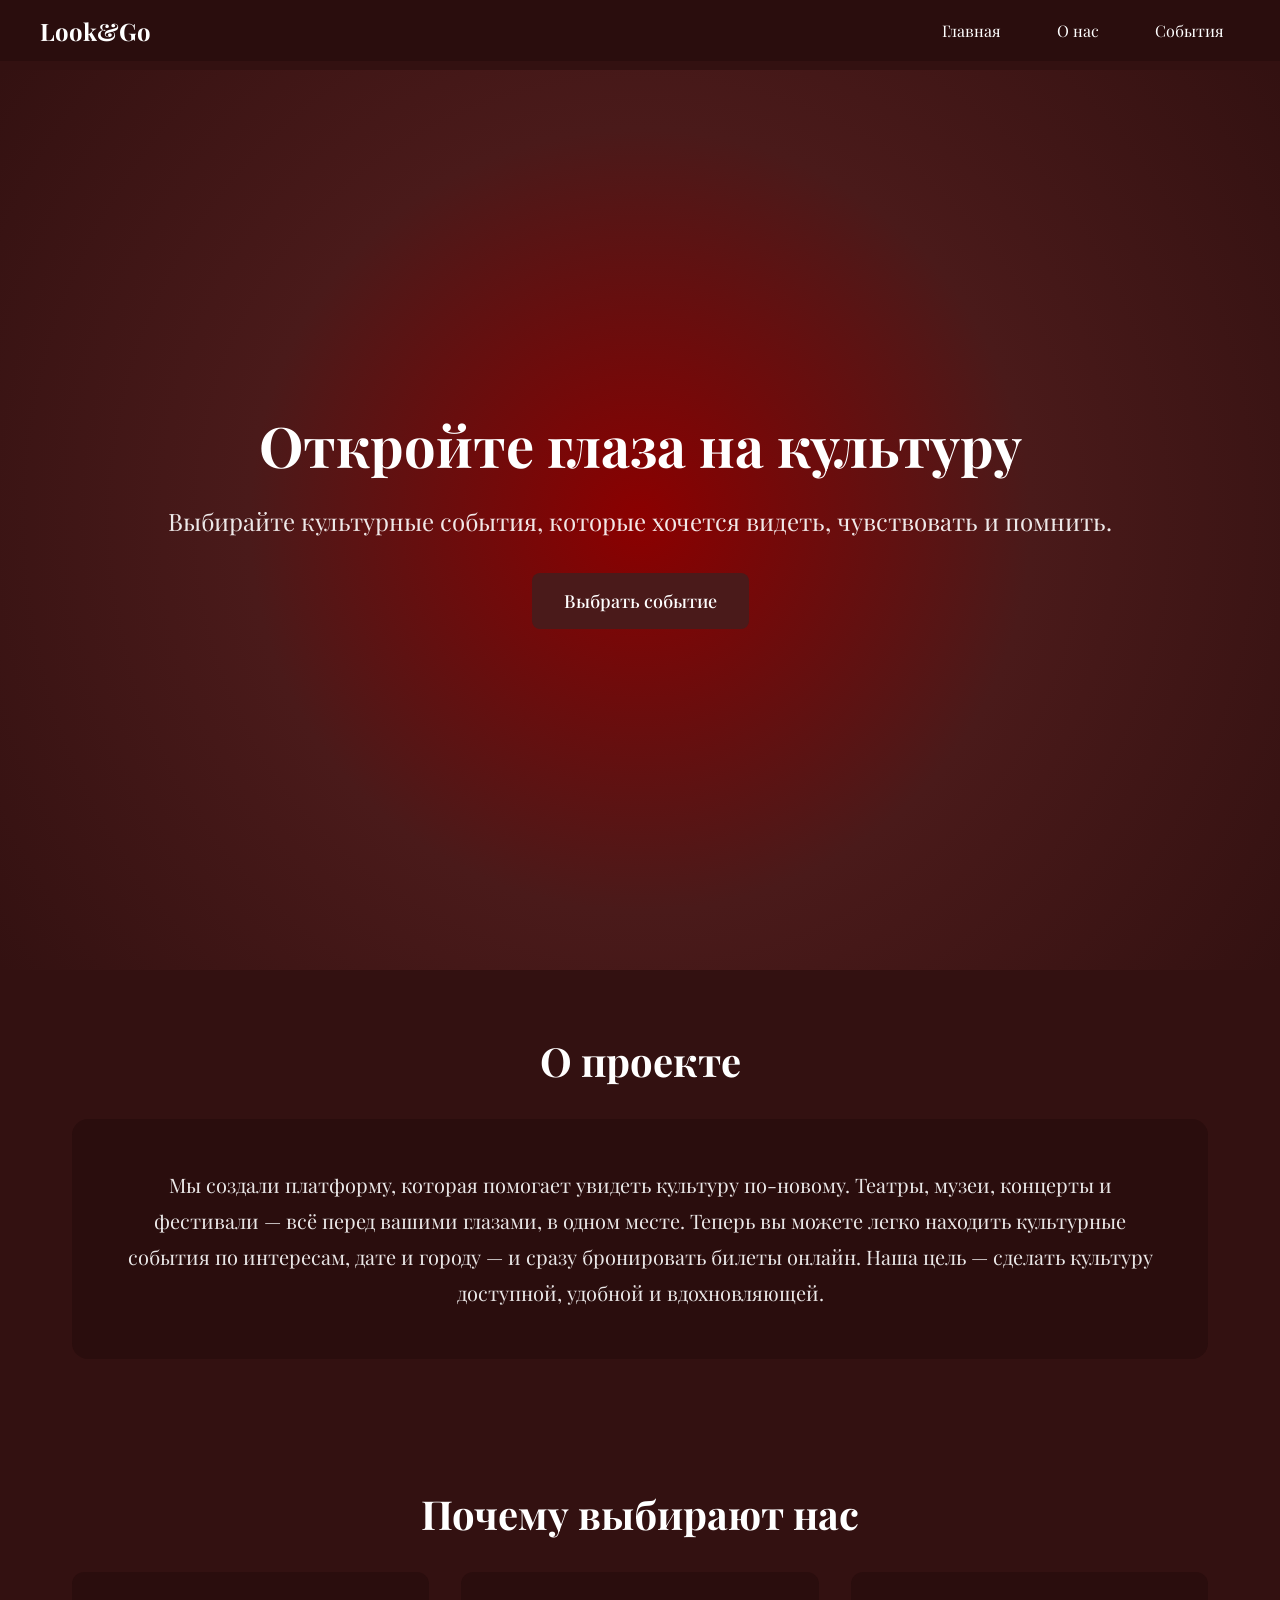
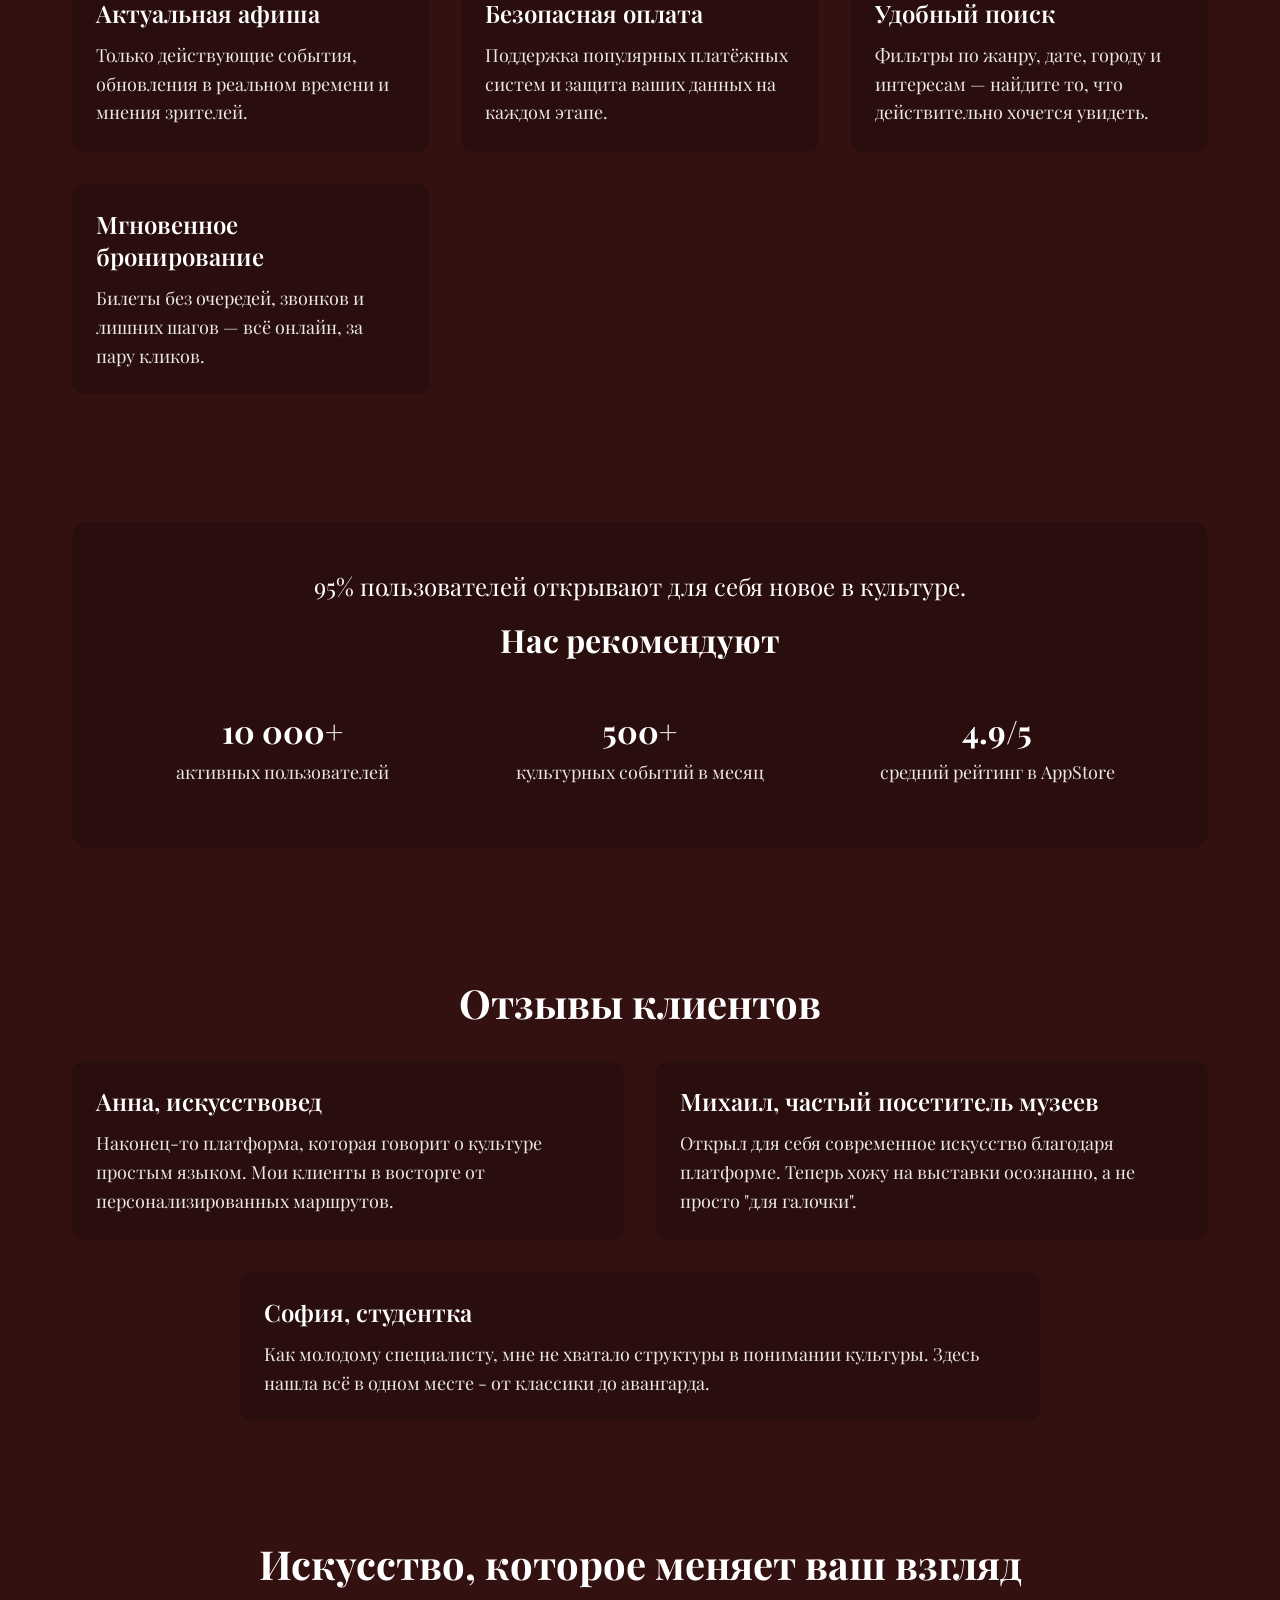
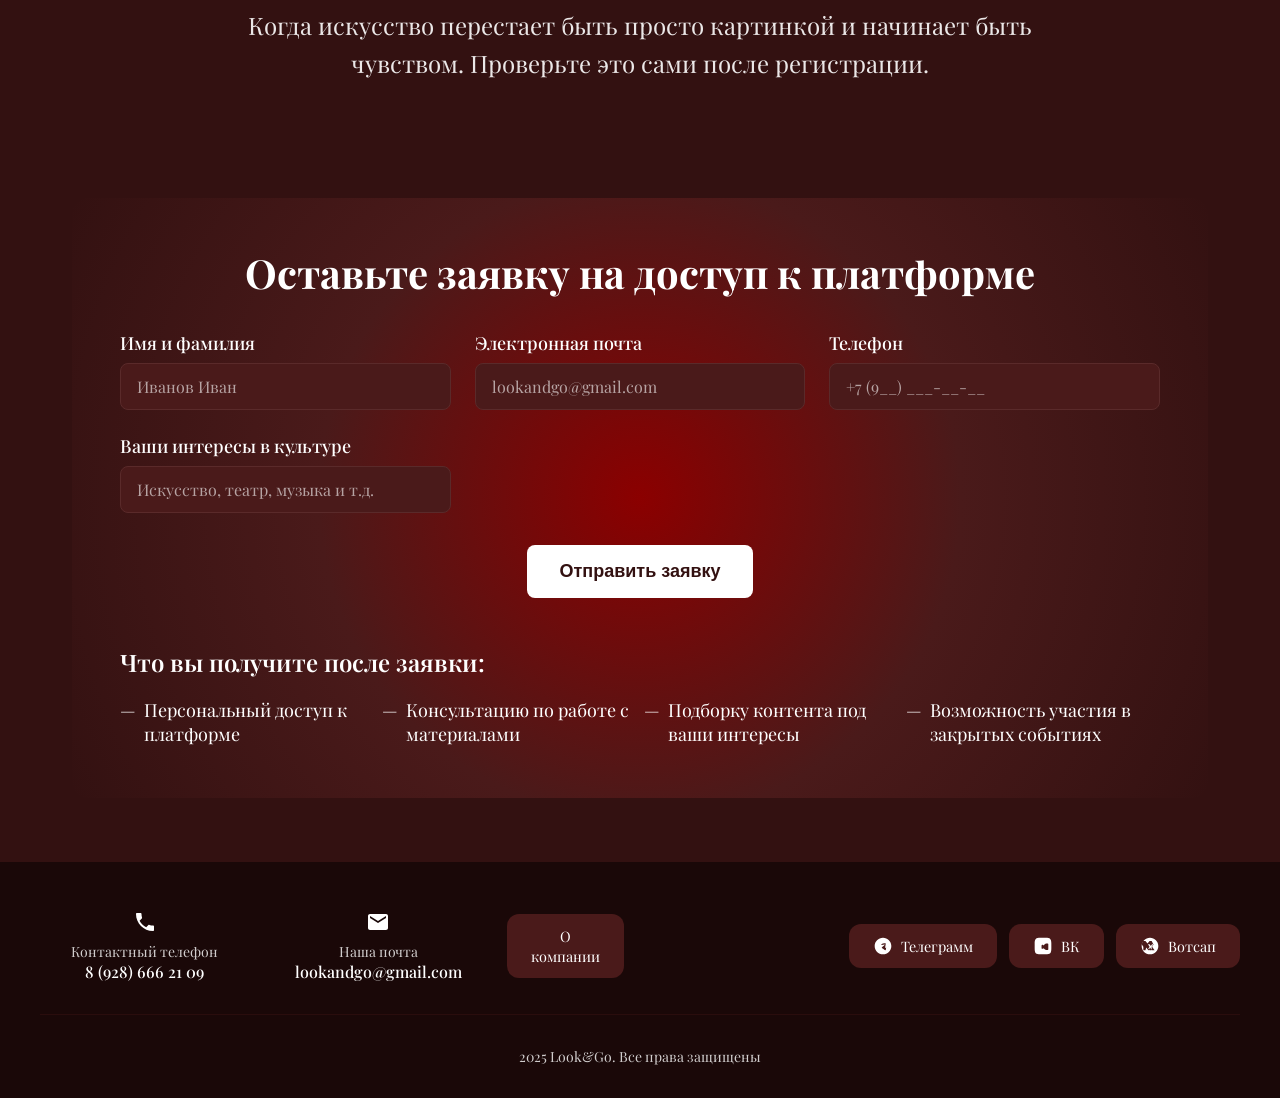
<file: index.html>
<html lang="ru">
<head>
    <meta charset="UTF-8">
    <meta name="viewport" content="width=device-width, initial-scale=1.0">
    <title>Look&Go - Культурные события и билеты</title>
    <link rel="preconnect" href="https://fonts.googleapis.com">
    <link rel="preconnect" href="https://fonts.gstatic.com" crossorigin>
    <link href="https://fonts.googleapis.com/css2?family=Playfair+Display:wght@400;500;600;700&display=swap" rel="stylesheet">
    <link rel="stylesheet" href="style.css">
</head>
<body class="bg-[#331111] text-white font-['Playfair_Display']">
    <header class="header">
        <div class="header-content">
            <div class="logo">Look&Go</div>
            <nav class="nav-buttons">
                <a href="index.html" class="nav-button">Главная</a>
                <a href="about.html" class="nav-button">О нас</a>
                <a href="events.html" class="nav-button">События</a>
            </nav>
        </div>
    </header>

    <main>
        <section class="hero-section">
            <div class="hero-content">
                <h1 class="hero-title">Откройте глаза на культуру</h1>
                <p class="hero-subtitle">Выбирайте культурные события, которые хочется видеть, чувствовать и помнить.</p>
                <a href="#application" class="cta-button">Выбрать событие</a>
            </div>
        </section>

        <section class="section about-section">
            <div class="container">
                <h2 class="section-title">О проекте</h2>
                <div class="about-card">
                    <p class="about-text">
                        Мы создали платформу, которая помогает увидеть культуру по-новому. Театры, музеи, концерты и фестивали — всё перед вашими глазами, в одном месте. Теперь вы можете легко находить культурные события по интересам, дате и городу — и сразу бронировать билеты онлайн. Наша цель — сделать культуру доступной, удобной и вдохновляющей.
                    </p>
                </div>
            </div>
        </section>

        <section class="section advantages-section">
            <div class="container">
                <h2 class="section-title">Почему выбирают нас</h2>
                <div class="advantages-grid">
                    <div class="advantage-card">
                        <h3 class="advantage-title">Актуальная афиша</h3>
                        <p class="advantage-text">Только действующие события, обновления в реальном времени и мнения зрителей.</p>
                    </div>
                    <div class="advantage-card">
                        <h3 class="advantage-title">Безопасная оплата</h3>
                        <p class="advantage-text">Поддержка популярных платёжных систем и защита ваших данных на каждом этапе.</p>
                    </div>
                    <div class="advantage-card">
                        <h3 class="advantage-title">Удобный поиск</h3>
                        <p class="advantage-text">Фильтры по жанру, дате, городу и интересам — найдите то, что действительно хочется увидеть.</p>
                    </div>
                    <div class="advantage-card">
                        <h3 class="advantage-title">Мгновенное бронирование</h3>
                        <p class="advantage-text">Билеты без очередей, звонков и лишних шагов — всё онлайн, за пару кликов.</p>
                    </div>
                </div>
            </div>
        </section>

        <section class="section recommendation-section">
            <div class="container">
                <div class="recommendation-card">
                    <div class="recommendation-content">
                        <div class="recommendation-text">
                            <p class="recommendation-quote">95% пользователей открывают для себя новое в культуре.</p>
                            <h3 class="recommendation-title">Нас рекомендуют</h3>
                        </div>
                        <div class="stats-grid">
                            <div class="stat-item">
                                <div class="stat-number">10 000+</div>
                                <div class="stat-label">активных пользователей</div>
                            </div>
                            <div class="stat-item">
                                <div class="stat-number">500+</div>
                                <div class="stat-label">культурных событий в месяц</div>
                            </div>
                            <div class="stat-item">
                                <div class="stat-number">4.9/5</div>
                                <div class="stat-label">средний рейтинг в AppStore</div>
                            </div>
                        </div>
                    </div>
                </div>
            </div>
        </section>

        <section class="section testimonials-section">
            <div class="container">
                <h2 class="section-title">Отзывы клиентов</h2>
                <div class="testimonials-grid">
                    <div class="testimonial-card">
                        <h3 class="testimonial-author">Анна, искусствовед</h3>
                        <p class="testimonial-text">Наконец-то платформа, которая говорит о культуре простым языком. Мои клиенты в восторге от персонализированных маршрутов.</p>
                    </div>
                    <div class="testimonial-card">
                        <h3 class="testimonial-author">Михаил, частый посетитель музеев</h3>
                        <p class="testimonial-text">Открыл для себя современное искусство благодаря платформе. Теперь хожу на выставки осознанно, а не просто "для галочки".</p>
                    </div>
                </div>
                <div class="testimonial-card large-testimonial">
                    <h3 class="testimonial-author">София, студентка</h3>
                    <p class="testimonial-text">Как молодому специалисту, мне не хватало структуры в понимании культуры. Здесь нашла всё в одном месте - от классики до авангарда.</p>
                </div>
            </div>
        </section>

        <section class="section cta-section">
            <div class="container">
                <h2 class="cta-title">Искусство, которое меняет ваш взгляд</h2>
                <p class="cta-subtitle">Когда искусство перестает быть просто картинкой и начинает быть чувством. Проверьте это сами после регистрации.</p>
            </div>
        </section>

        <section id="application" class="section application-section">
            <div class="container">
                <div class="application-card">
                    <h2 class="section-title">Оставьте заявку на доступ к платформе</h2>
                    <form class="application-form" action="#" method="POST">
                        <div class="form-grid">
                            <div class="form-group">
                                <label for="name">Имя и фамилия</label>
                                <input type="text" id="name" name="name" placeholder="Иванов Иван" required>
                            </div>
                            <div class="form-group">
                                <label for="email">Электронная почта</label>
                                <input type="email" id="email" name="email" placeholder="lookandgo@gmail.com" required>
                            </div>
                            <div class="form-group">
                                <label for="phone">Телефон</label>
                                <input type="tel" id="phone" name="phone" placeholder="+7 (9__) ___-__-__" required>
                            </div>
                            <div class="form-group">
                                <label for="interests">Ваши интересы в культуре</label>
                                <input type="text" id="interests" name="interests" placeholder="Искусство, театр, музыка и т.д." required>
                            </div>
                        </div>
                        <button type="submit" class="submit-button">Отправить заявку</button>
                    </form>
                    <div class="benefits">
                        <h3 class="benefits-title">Что вы получите после заявки:</h3>
                        <ul class="benefits-list">
                            <li>Персональный доступ к платформе</li>
                            <li>Консультацию по работе с материалами</li>
                            <li>Подборку контента под ваши интересы</li>
                            <li>Возможность участия в закрытых событиях</li>
                        </ul>
                    </div>
                </div>
            </div>
        </section>
    </main>

    <footer class="footer">
        <div class="footer-content">
            <div class="footer-main">
                <div class="contact-info">
                    <div class="contact-item">
                        <svg class="contact-icon" viewBox="0 0 24 24">
                            <path fill="currentColor" d="M20 15.5c-1.2 0-2.4-.2-3.6-.6c-.3-.1-.7 0-1 .2l-2.2 2.2c-2.8-1.5-5.2-3.8-6.6-6.6l2.2-2.2c.3-.3.4-.7.2-1c-.3-1.1-.5-2.3-.5-3.5c0-.6-.4-1-1-1H4c-.6 0-1 .4-1 1c0 9.4 7.6 17 17 17c.6 0 1-.4 1-1v-3.5c0-.6-.4-1-1-1z"/>
                        </svg>
                        <div class="contact-details">
                            <span class="contact-label">Контактный телефон</span>
                            <span class="contact-value">8 (928) 666 21 09</span>
                        </div>
                    </div>
                    <div class="contact-item">
                        <svg class="contact-icon" viewBox="0 0 24 24">
                            <path fill="currentColor" d="M20 4H4c-1.1 0-1.99.9-1.99 2L2 18c0 1.1.9 2 2 2h16c1.1 0 2-.9 2-2V6c0-1.1-.9-2-2-2zm0 4l-8 5-8-5V6l8 5 8-5v2z"/>
                        </svg>
                        <div class="contact-details">
                            <span class="contact-label">Наша почта</span>
                            <span class="contact-value">lookandgo@gmail.com</span>
                        </div>
                    </div>
                    <button class="about-button">О компании</button>
                </div>
                <div class="social-buttons">
                    <button class="social-button">
                        <svg class="social-icon" viewBox="0 0 24 24">
                            <path fill="currentColor" d="M12 2C6.48 2 2 6.48 2 12s4.48 10 10 10 10-4.48 10-10S17.52 2 12 2zm4.64 6.8c-.15 1.58-.8 5.42-1.13 7.19-.14.75-.42 1-.68 1.03-.58.05-1.02-.38-1.58-.75-.88-.58-1.38-.94-2.23-1.5-.99-.65-.35-1.01.22-1.59.15-.15 2.71-2.48 2.76-2.69.01-.03.01-.14-.06-.2-.08-.06-.19-.04-.27-.02-1.14.23-2.19.41-3.1.48-.26.02-.5-.15-.57-.38-.06-.23.04-.46.23-.6.92-.68 2.06-1.04 3.26-1.04.46 0 .94.05 1.43.11.52.07.39.25.39.25l-.65 4.07c-.15.92-.1 1.25.034 1.34.17.11.61-.13 1.34-.92.18-.19.39-.35.63-.48 1.09-.6 1.93-.97 2.15-1.12.1-.07.23-.05.28.04.06.08.04.2.02.28z"/>
                        </svg>
                        Телеграмм
                    </button>
                    <button class="social-button">
                        <svg class="social-icon" viewBox="0 0 24 24">
                            <path fill="currentColor" d="M15.07 2H8.93C3.33 2 2 3.33 2 8.93v6.14C2 20.67 3.33 22 8.93 22h6.14c5.6 0 6.93-1.33 6.93-6.93V8.93C22 3.33 20.67 2 15.07 2m3.29 14.27c0 .36-.36.62-.71.62h-1.86c-.53 0-1.04-.21-1.41-.59l-1.68-1.68-.3.3a1.53 1.53 0 0 1-1.06.44c-.61 0-1.09-.5-1.09-1.09v-2.58c0-.61.5-1.09 1.09-1.09.41 0 .8.23 1.06.44l.3.3 1.68-1.68c.37-.38.88-.59 1.41-.59h1.86c.36 0 .71.26.71.62v7.64z"/>
                        </svg>
                        ВК
                    </button>
                    <button class="social-button">
                        <svg class="social-icon" viewBox="0 0 24 24">
                            <path fill="currentColor" d="M12 2C6.48 2 2 6.48 2 12s4.48 10 10 10 10-4.48 10-10S17.52 2 12 2zm-2 15l-2.5-3.15L6.5 17H4v-4.15L2 10l2-4h2.5l2.5 3 2.5-3H14l2 4-2 2.85V17h-2.5L10 15l-2 2.5V17zm6.5 0h-2l-2.5-3.15L10.5 17h-2l3-4-2-3h2l1.5 2 1.5-2h2l-2 3 3 4z"/>
                        </svg>
                        Вотсап
                    </button>
                </div>
            </div>
            <div class="copyright">
                <p>2025 Look&Go. Все права защищены</p>
            </div>
        </div>
    </footer>
    <script>src = "script.js"></script>
</body>
</html>
</file>
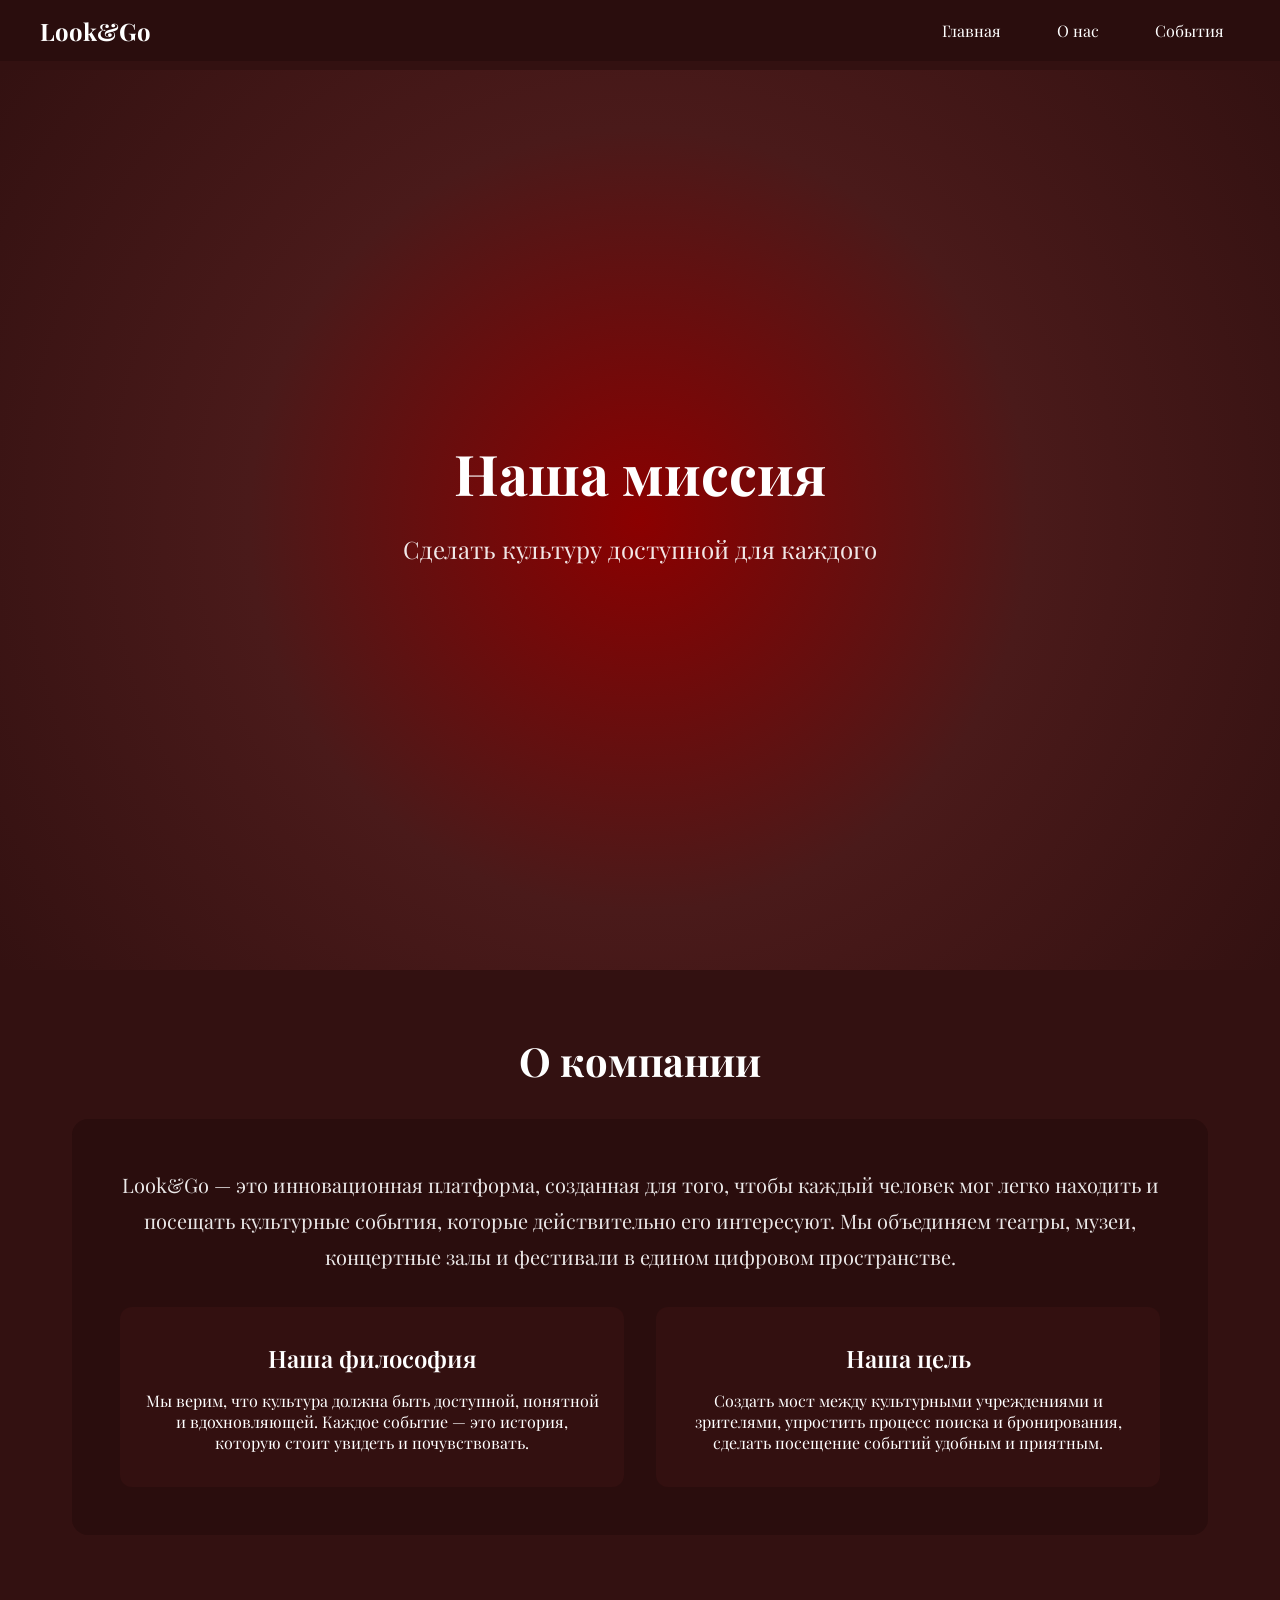
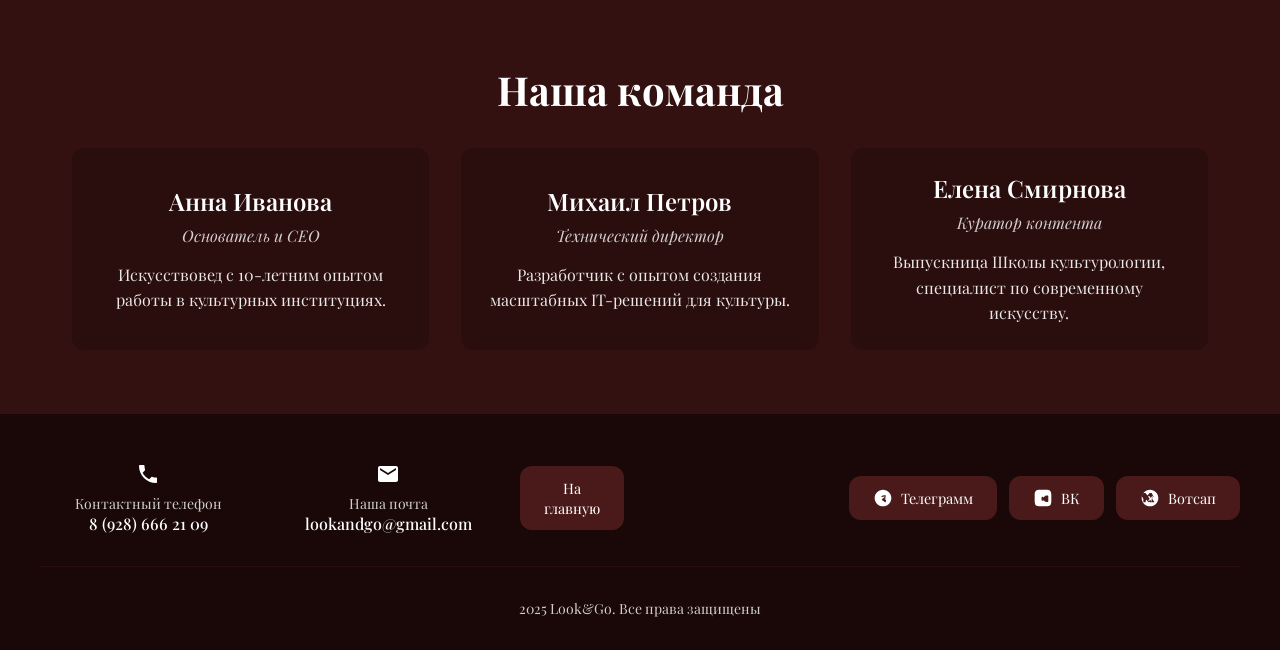
<file: about.html>
<html lang="ru">
<head>
    <meta charset="UTF-8">
    <meta name="viewport" content="width=device-width, initial-scale=1.0">
    <title>О нас - Look&Go</title>
    <link rel="preconnect" href="https://fonts.googleapis.com">
    <link rel="preconnect" href="https://fonts.gstatic.com" crossorigin>
    <link href="https://fonts.googleapis.com/css2?family=Playfair+Display:wght@400;500;600;700&display=swap" rel="stylesheet">
    <link rel="stylesheet" href="style.css">
</head>
<body class="bg-[#331111] text-white font-['Playfair_Display']">
    <header class="header">
        <div class="header-content">
            <a href="index.html" class="logo">Look&Go</a>
            <nav class="nav-buttons">
                <a href="index.html" class="nav-button">Главная</a>
                <a href="about.html" class="nav-button">О нас</a>
                <a href="events.html" class="nav-button">События</a>
            </nav>
        </div>
    </header>

    <main>
        <section class="hero-section">
            <div class="hero-content">
                <h1 class="hero-title">Наша миссия</h1>
                <p class="hero-subtitle">Сделать культуру доступной для каждого</p>
            </div>
        </section>

        <section class="section">
            <div class="container">
                <h2 class="section-title">О компании</h2>
                <div class="about-card">
                    <div class="about-content">
                        <p class="about-text">
                            Look&Go — это инновационная платформа, созданная для того, чтобы каждый человек мог легко находить и посещать культурные события, которые действительно его интересуют. Мы объединяем театры, музеи, концертные залы и фестивали в едином цифровом пространстве.
                        </p>

                        <div class="mission-grid">
                            <div class="mission-card">
                                <h3 class="mission-title">Наша философия</h3>
                                <p>Мы верим, что культура должна быть доступной, понятной и вдохновляющей. Каждое событие — это история, которую стоит увидеть и почувствовать.</p>
                            </div>
                            <div class="mission-card">
                                <h3 class="mission-title">Наша цель</h3>
                                <p>Создать мост между культурными учреждениями и зрителями, упростить процесс поиска и бронирования, сделать посещение событий удобным и приятным.</p>
                            </div>
                        </div>
                    </div>
                </div>
            </div>
        </section>

        <section class="section">
            <div class="container">
                <h2 class="section-title">Наша команда</h2>
                <div class="team-grid">
                    <div class="team-card">
                        <h3 class="team-name">Анна Иванова</h3>
                        <p class="team-role">Основатель и CEO</p>
                        <p class="team-bio">Искусствовед с 10-летним опытом работы в культурных институциях.</p>
                    </div>
                    <div class="team-card">
                        <h3 class="team-name">Михаил Петров</h3>
                        <p class="team-role">Технический директор</p>
                        <p class="team-bio">Разработчик с опытом создания масштабных IT-решений для культуры.</p>
                    </div>
                    <div class="team-card">
                        <h3 class="team-name">Елена Смирнова</h3>
                        <p class="team-role">Куратор контента</p>
                        <p class="team-bio">Выпускница Школы культурологии, специалист по современному искусству.</p>
                    </div>
                </div>
            </div>
        </section>
    </main>

    <footer class="footer">
        <div class="footer-content">
            <div class="footer-main">
                <div class="contact-info">
                    <div class="contact-item">
                        <svg class="contact-icon" viewBox="0 0 24 24">
                            <path fill="currentColor" d="M20 15.5c-1.2 0-2.4-.2-3.6-.6c-.3-.1-.7 0-1 .2l-2.2 2.2c-2.8-1.5-5.2-3.8-6.6-6.6l2.2-2.2c.3-.3.4-.7.2-1c-.3-1.1-.5-2.3-.5-3.5c0-.6-.4-1-1-1H4c-.6 0-1 .4-1 1c0 9.4 7.6 17 17 17c.6 0 1-.4 1-1v-3.5c0-.6-.4-1-1-1z"/>
                        </svg>
                        <div class="contact-details">
                            <span class="contact-label">Контактный телефон</span>
                            <span class="contact-value">8 (928) 666 21 09</span>
                        </div>
                    </div>
                    <div class="contact-item">
                        <svg class="contact-icon" viewBox="0 0 24 24">
                            <path fill="currentColor" d="M20 4H4c-1.1 0-1.99.9-1.99 2L2 18c0 1.1.9 2 2 2h16c1.1 0 2-.9 2-2V6c0-1.1-.9-2-2-2zm0 4l-8 5-8-5V6l8 5 8-5v2z"/>
                        </svg>
                        <div class="contact-details">
                            <span class="contact-label">Наша почта</span>
                            <span class="contact-value">lookandgo@gmail.com</span>
                        </div>
                    </div>
                    <a href="index.html" class="about-button">На главную</a>
                </div>
                <div class="social-buttons">
                    <button class="social-button">
                        <svg class="social-icon" viewBox="0 0 24 24">
                            <path fill="currentColor" d="M12 2C6.48 2 2 6.48 2 12s4.48 10 10 10 10-4.48 10-10S17.52 2 12 2zm4.64 6.8c-.15 1.58-.8 5.42-1.13 7.19-.14.75-.42 1-.68 1.03-.58.05-1.02-.38-1.58-.75-.88-.58-1.38-.94-2.23-1.5-.99-.65-.35-1.01.22-1.59.15-.15 2.71-2.48 2.76-2.69.01-.03.01-.14-.06-.2-.08-.06-.19-.04-.27-.02-1.14.23-2.19.41-3.1.48-.26.02-.5-.15-.57-.38-.06-.23.04-.46.23-.6.92-.68 2.06-1.04 3.26-1.04.46 0 .94.05 1.43.11.52.07.39.25.39.25l-.65 4.07c-.15.92-.1 1.25.034 1.34.17.11.61-.13 1.34-.92.18-.19.39-.35.63-.48 1.09-.6 1.93-.97 2.15-1.12.1-.07.23-.05.28.04.06.08.04.2.02.28z"/>
                        </svg>
                        Телеграмм
                    </button>
                    <button class="social-button">
                        <svg class="social-icon" viewBox="0 0 24 24">
                            <path fill="currentColor" d="M15.07 2H8.93C3.33 2 2 3.33 2 8.93v6.14C2 20.67 3.33 22 8.93 22h6.14c5.6 0 6.93-1.33 6.93-6.93V8.93C22 3.33 20.67 2 15.07 2m3.29 14.27c0 .36-.36.62-.71.62h-1.86c-.53 0-1.04-.21-1.41-.59l-1.68-1.68-.3.3a1.53 1.53 0 0 1-1.06.44c-.61 0-1.09-.5-1.09-1.09v-2.58c0-.61.5-1.09 1.09-1.09.41 0 .8.23 1.06.44l.3.3 1.68-1.68c.37-.38.88-.59 1.41-.59h1.86c.36 0 .71.26.71.62v7.64z"/>
                        </svg>
                        ВК
                    </button>
                    <button class="social-button">
                        <svg class="social-icon" viewBox="0 0 24 24">
                            <path fill="currentColor" d="M12 2C6.48 2 2 6.48 2 12s4.48 10 10 10 10-4.48 10-10S17.52 2 12 2zm-2 15l-2.5-3.15L6.5 17H4v-4.15L2 10l2-4h2.5l2.5 3 2.5-3H14l2 4-2 2.85V17h-2.5L10 15l-2 2.5V17zm6.5 0h-2l-2.5-3.15L10.5 17h-2l3-4-2-3h2l1.5 2 1.5-2h2l-2 3 3 4z"/>
                        </svg>
                        Вотсап
                    </button>
                </div>
            </div>
            <div class="copyright">
                <p>2025 Look&Go. Все права защищены</p>
            </div>
        </div>
    </footer>
    <script>src = "script.js"></script>
</body>
</html>
</file>
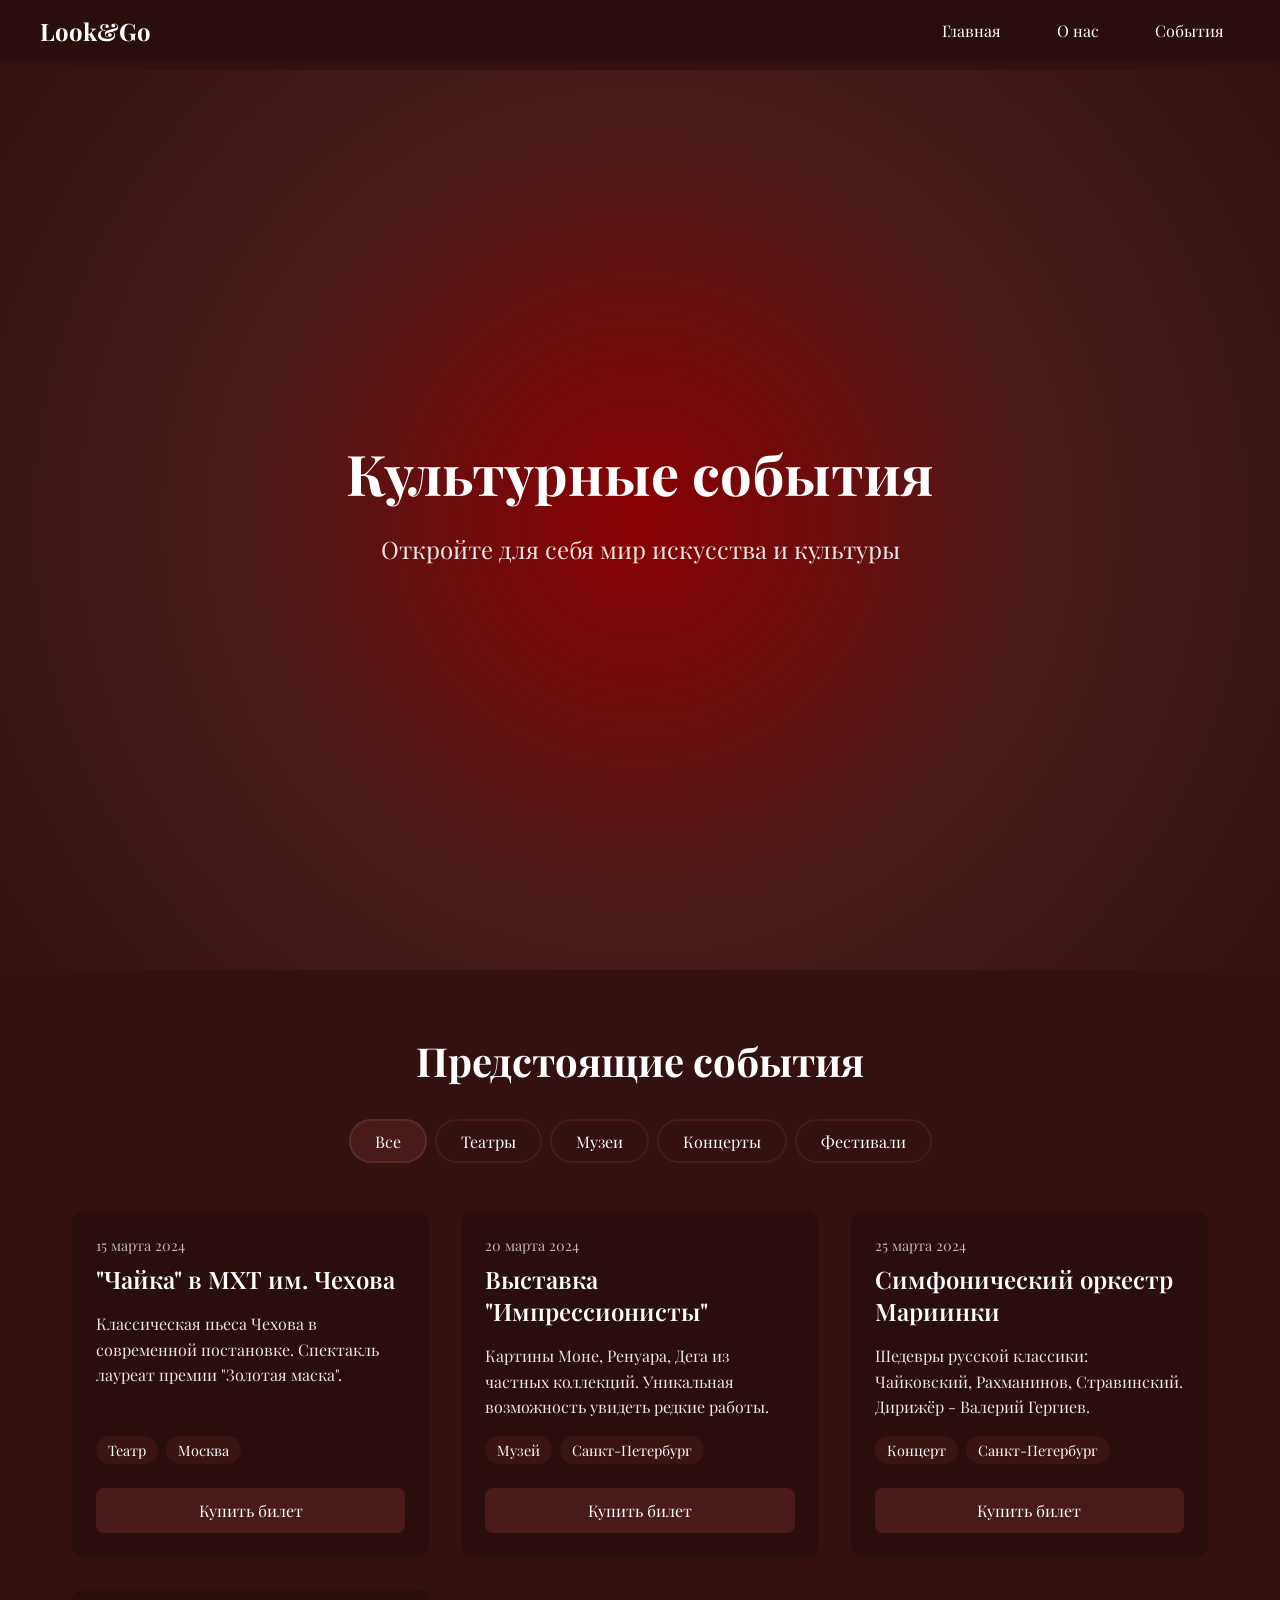
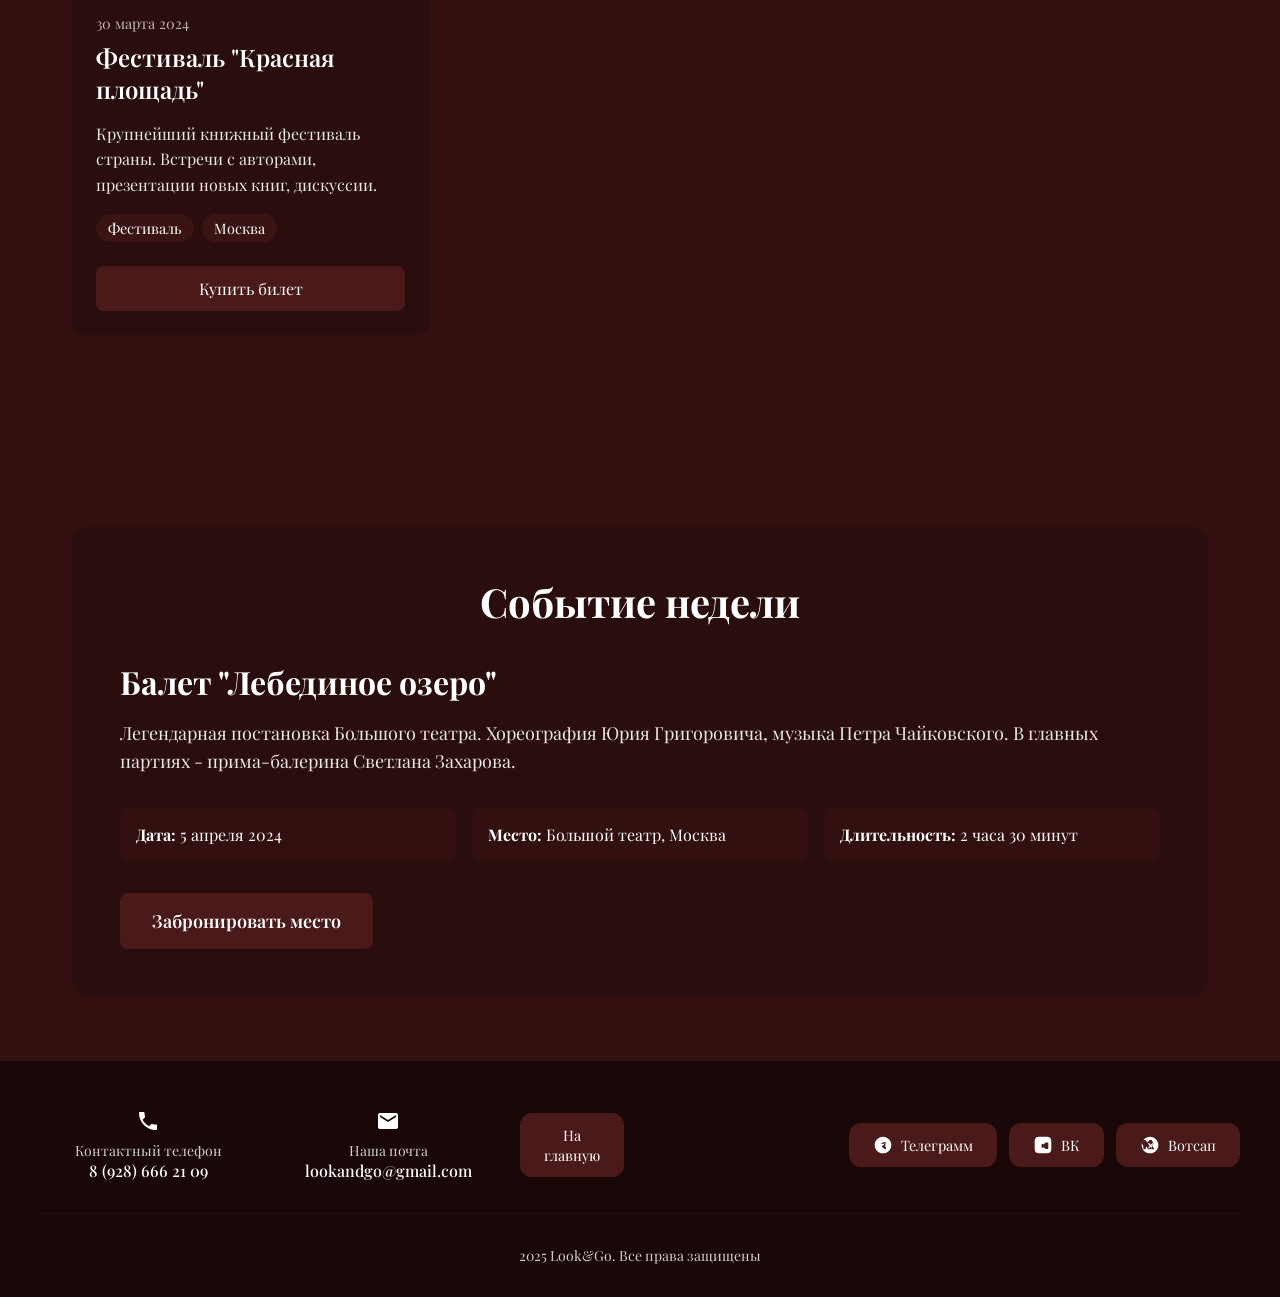
<file: events.html>
<html lang="ru">
<head>
    <meta charset="UTF-8">
    <meta name="viewport" content="width=device-width, initial-scale=1.0">
    <title>События - Look&Go</title>
    <link rel="preconnect" href="https://fonts.googleapis.com">
    <link rel="preconnect" href="https://fonts.gstatic.com" crossorigin>
    <link href="https://fonts.googleapis.com/css2?family=Playfair+Display:wght@400;500;600;700&display=swap" rel="stylesheet">
    <link rel="stylesheet" href="style.css">
</head>
<body class="bg-[#331111] text-white font-['Playfair_Display']">
    <header class="header">
        <div class="header-content">
            <a href="index.html" class="logo">Look&Go</a>
            <nav class="nav-buttons">
                <a href="index.html" class="nav-button">Главная</a>
                <a href="about.html" class="nav-button">О нас</a>
                <a href="events.html" class="nav-button">События</a>
            </nav>
        </div>
    </header>

    <!-- Events Page Content -->
    <main>
        <section class="hero-section">
            <div class="hero-content">
                <h1 class="hero-title">Культурные события</h1>
                <p class="hero-subtitle">Откройте для себя мир искусства и культуры</p>
            </div>
        </section>

        <section class="section">
            <div class="container">
                <h2 class="section-title">Предстоящие события</h2>

                <div class="events-filter">
                    <button class="filter-button active">Все</button>
                    <button class="filter-button">Театры</button>
                    <button class="filter-button">Музеи</button>
                    <button class="filter-button">Концерты</button>
                    <button class="filter-button">Фестивали</button>
                </div>

                <div class="events-grid">
                    <div class="event-card">
                        <div class="event-date">15 марта 2024</div>
                        <h3 class="event-title">"Чайка" в МХТ им. Чехова</h3>
                        <p class="event-description">Классическая пьеса Чехова в современной постановке. Спектакль лауреат премии "Золотая маска".</p>
                        <div class="event-info">
                            <span class="event-category">Театр</span>
                            <span class="event-location">Москва</span>
                        </div>
                        <button class="event-button">Купить билет</button>
                    </div>

                    <div class="event-card">
                        <div class="event-date">20 марта 2024</div>
                        <h3 class="event-title">Выставка "Импрессионисты"</h3>
                        <p class="event-description">Картины Моне, Ренуара, Дега из частных коллекций. Уникальная возможность увидеть редкие работы.</p>
                        <div class="event-info">
                            <span class="event-category">Музей</span>
                            <span class="event-location">Санкт-Петербург</span>
                        </div>
                        <button class="event-button">Купить билет</button>
                    </div>

                    <div class="event-card">
                        <div class="event-date">25 марта 2024</div>
                        <h3 class="event-title">Симфонический оркестр Мариинки</h3>
                        <p class="event-description">Шедевры русской классики: Чайковский, Рахманинов, Стравинский. Дирижёр - Валерий Гергиев.</p>
                        <div class="event-info">
                            <span class="event-category">Концерт</span>
                            <span class="event-location">Санкт-Петербург</span>
                        </div>
                        <button class="event-button">Купить билет</button>
                    </div>

                    <div class="event-card">
                        <div class="event-date">30 марта 2024</div>
                        <h3 class="event-title">Фестиваль "Красная площадь"</h3>
                        <p class="event-description">Крупнейший книжный фестиваль страны. Встречи с авторами, презентации новых книг, дискуссии.</p>
                        <div class="event-info">
                            <span class="event-category">Фестиваль</span>
                            <span class="event-location">Москва</span>
                        </div>
                        <button class="event-button">Купить билет</button>
                    </div>
                </div>
            </div>
        </section>

        <section class="section">
            <div class="container">
                <div class="featured-event">
                    <h2 class="section-title">Событие недели</h2>
                    <div class="featured-content">
                        <div class="featured-info">
                            <h3 class="featured-title">Балет "Лебединое озеро"</h3>
                            <p class="featured-description">
                                Легендарная постановка Большого театра. Хореография Юрия Григоровича,
                                музыка Петра Чайковского. В главных партиях - прима-балерина Светлана Захарова.
                            </p>
                            <div class="featured-details">
                                <div class="detail">
                                    <strong>Дата:</strong> 5 апреля 2024
                                </div>
                                <div class="detail">
                                    <strong>Место:</strong> Большой театр, Москва
                                </div>
                                <div class="detail">
                                    <strong>Длительность:</strong> 2 часа 30 минут
                                </div>
                            </div>
                            <button class="featured-button">Забронировать место</button>
                        </div>
                    </div>
                </div>
            </div>
        </section>
    </main>

    <footer class="footer">
        <div class="footer-content">
            <div class="footer-main">
                <div class="contact-info">
                    <div class="contact-item">
                        <svg class="contact-icon" viewBox="0 0 24 24">
                            <path fill="currentColor" d="M20 15.5c-1.2 0-2.4-.2-3.6-.6c-.3-.1-.7 0-1 .2l-2.2 2.2c-2.8-1.5-5.2-3.8-6.6-6.6l2.2-2.2c.3-.3.4-.7.2-1c-.3-1.1-.5-2.3-.5-3.5c0-.6-.4-1-1-1H4c-.6 0-1 .4-1 1c0 9.4 7.6 17 17 17c.6 0 1-.4 1-1v-3.5c0-.6-.4-1-1-1z"/>
                        </svg>
                        <div class="contact-details">
                            <span class="contact-label">Контактный телефон</span>
                            <span class="contact-value">8 (928) 666 21 09</span>
                        </div>
                    </div>
                    <div class="contact-item">
                        <svg class="contact-icon" viewBox="0 0 24 24">
                            <path fill="currentColor" d="M20 4H4c-1.1 0-1.99.9-1.99 2L2 18c0 1.1.9 2 2 2h16c1.1 0 2-.9 2-2V6c0-1.1-.9-2-2-2zm0 4l-8 5-8-5V6l8 5 8-5v2z"/>
                        </svg>
                        <div class="contact-details">
                            <span class="contact-label">Наша почта</span>
                            <span class="contact-value">lookandgo@gmail.com</span>
                        </div>
                    </div>
                    <a href="index.html" class="about-button">На главную</a>
                </div>
                <div class="social-buttons">
                    <button class="social-button">
                        <svg class="social-icon" viewBox="0 0 24 24">
                            <path fill="currentColor" d="M12 2C6.48 2 2 6.48 2 12s4.48 10 10 10 10-4.48 10-10S17.52 2 12 2zm4.64 6.8c-.15 1.58-.8 5.42-1.13 7.19-.14.75-.42 1-.68 1.03-.58.05-1.02-.38-1.58-.75-.88-.58-1.38-.94-2.23-1.5-.99-.65-.35-1.01.22-1.59.15-.15 2.71-2.48 2.76-2.69.01-.03.01-.14-.06-.2-.08-.06-.19-.04-.27-.02-1.14.23-2.19.41-3.1.48-.26.02-.5-.15-.57-.38-.06-.23.04-.46.23-.6.92-.68 2.06-1.04 3.26-1.04.46 0 .94.05 1.43.11.52.07.39.25.39.25l-.65 4.07c-.15.92-.1 1.25.034 1.34.17.11.61-.13 1.34-.92.18-.19.39-.35.63-.48 1.09-.6 1.93-.97 2.15-1.12.1-.07.23-.05.28.04.06.08.04.2.02.28z"/>
                        </svg>
                        Телеграмм
                    </button>
                    <button class="social-button">
                        <svg class="social-icon" viewBox="0 0 24 24">
                            <path fill="currentColor" d="M15.07 2H8.93C3.33 2 2 3.33 2 8.93v6.14C2 20.67 3.33 22 8.93 22h6.14c5.6 0 6.93-1.33 6.93-6.93V8.93C22 3.33 20.67 2 15.07 2m3.29 14.27c0 .36-.36.62-.71.62h-1.86c-.53 0-1.04-.21-1.41-.59l-1.68-1.68-.3.3a1.53 1.53 0 0 1-1.06.44c-.61 0-1.09-.5-1.09-1.09v-2.58c0-.61.5-1.09 1.09-1.09.41 0 .8.23 1.06.44l.3.3 1.68-1.68c.37-.38.88-.59 1.41-.59h1.86c.36 0 .71.26.71.62v7.64z"/>
                        </svg>
                        ВК
                    </button>
                    <button class="social-button">
                        <svg class="social-icon" viewBox="0 0 24 24">
                            <path fill="currentColor" d="M12 2C6.48 2 2 6.48 2 12s4.48 10 10 10 10-4.48 10-10S17.52 2 12 2zm-2 15l-2.5-3.15L6.5 17H4v-4.15L2 10l2-4h2.5l2.5 3 2.5-3H14l2 4-2 2.85V17h-2.5L10 15l-2 2.5V17zm6.5 0h-2l-2.5-3.15L10.5 17h-2l3-4-2-3h2l1.5 2 1.5-2h2l-2 3 3 4z"/>
                        </svg>
                        Вотсап
                    </button>
                </div>
            </div>
            <div class="copyright">
                <p>2025 Look&Go. Все права защищены</p>
            </div>
        </div>
    </footer>
    <script>src = "script.js"></script>
</body>
</html>
</file>
<file: style.css>
:root {
    --primary-color: #2a0d0d;
    --secondary-color: #4a1a1a;
    --accent-color: #5a2a2a;
    --background-color: #331111;
    --text-color: #ffffff;
    --hover-color: #4a1a1a;
    --card-bg: #2a0d0d;
    --footer-bg: #1a0808;
    --mobile-padding: 1rem;
    --tablet-padding: 1.5rem;
    --desktop-padding: 2rem;
}


* {
    margin: 0;
    padding: 0;
    box-sizing: border-box;
    transition: all 0.3s ease;
}

html {
    scroll-behavior: smooth;
}

body {
    font-family: 'Playfair Display', serif;
    background: var(--background-color);
    color: var(--text-color);
    padding-top: 70px;
    min-height: 100vh;
    width: 100%;
    overflow-x: hidden;
}


::-webkit-scrollbar {
    width: 8px;
}

::-webkit-scrollbar-track {
    background: var(--primary-color);
}

::-webkit-scrollbar-thumb {
    background: var(--secondary-color);
    border-radius: 4px;
}

::-webkit-scrollbar-thumb:hover {
    background: var(--accent-color);
}


.header {
    background: var(--primary-color);
    padding: 0.75rem var(--mobile-padding);
    position: fixed;
    top: 0;
    left: 0;
    right: 0;
    z-index: 1000;
    backdrop-filter: blur(10px);
    width: 100%;
}

.header-content {
    display: flex;
    justify-content: space-between;
    align-items: center;
    max-width: 1200px;
    margin: 0 auto;
    width: 100%;
}

.logo {
    font-size: 1.5rem;
    font-weight: 700;
    color: var(--text-color);
    text-decoration: none;
    white-space: nowrap;
}

.nav-buttons {
    display: flex;
    gap: 1.5rem;
    align-items: center;
}

.nav-button {
    background: transparent;
    border: none;
    color: var(--text-color);
    font-family: 'Playfair Display', serif;
    font-size: 1rem;
    cursor: pointer;
    padding: 0.5rem 1rem;
    border-radius: 0.5rem;
    text-decoration: none;
    transition: all 0.3s ease;
    white-space: nowrap;
}

.nav-button:hover {
    background: var(--hover-color);
    transform: translateY(-2px);
}


.hero-section {
    min-height: 100vh;
    display: flex;
    align-items: center;
    justify-content: center;
    padding: var(--mobile-padding);
    background: radial-gradient(circle, #8b0000 0%, #4a1a1a 50%, #331111 100%);
    width: 100%;
}

.hero-content {
    max-width: 1200px;
    text-align: center;
    width: 100%;
    padding: 1rem;
}

.hero-title {
    font-size: clamp(2rem, 5vw, 3.5rem);
    font-weight: 700;
    margin-bottom: 1.5rem;
    line-height: 1.2;
    word-wrap: break-word;
}

.hero-subtitle {
    font-size: clamp(1rem, 3vw, 1.5rem);
    opacity: 0.9;
    margin-bottom: 2rem;
    line-height: 1.6;
    word-wrap: break-word;
}

.cta-button {
    background: var(--secondary-color);
    color: var(--text-color);
    border: none;
    padding: clamp(0.75rem, 2vw, 1rem) clamp(1.5rem, 4vw, 2rem);
    font-size: clamp(1rem, 2vw, 1.125rem);
    font-weight: 500;
    border-radius: 0.5rem;
    cursor: pointer;
    text-decoration: none;
    display: inline-block;
    transition: all 0.3s ease;
    min-height: 44px;
    min-width: 120px;
}

.cta-button:hover {
    background: var(--accent-color);
    transform: translateY(-2px);
    box-shadow: 0 10px 25px rgba(0, 0, 0, 0.2);
}


.section {
    padding: clamp(2rem, 5vw, 5rem) clamp(1rem, 3vw, 2rem);
    width: 100%;
    overflow: hidden;
}

.container {
    max-width: 1200px;
    margin: 0 auto;
    width: 100%;
    padding: 0 clamp(1rem, 3vw, 2rem);
}

.section-title {
    font-size: clamp(1.5rem, 4vw, 2.5rem);
    font-weight: 700;
    margin-bottom: clamp(1rem, 3vw, 2rem);
    text-align: center;
    word-wrap: break-word;
}


.about-section {
    background: var(--background-color);
}

.about-card {
    background: var(--card-bg);
    border-radius: 1rem;
    padding: clamp(1.5rem, 4vw, 3rem);
    text-align: center;
    width: 100%;
}

.about-text {
    font-size: clamp(1rem, 2vw, 1.25rem);
    line-height: 1.8;
    opacity: 0.9;
    word-wrap: break-word;
}


.advantages-section {
    background: var(--background-color);
}

.advantages-grid {
    display: grid;
    grid-template-columns: repeat(auto-fit, minmax(280px, 1fr));
    gap: clamp(1rem, 3vw, 2rem);
    width: 100%;
}

.advantage-card {
    background: var(--card-bg);
    border-radius: 0.75rem;
    padding: clamp(1rem, 3vw, 1.5rem);
    transition: all 0.3s ease;
    min-height: 180px;
    display: flex;
    flex-direction: column;
    justify-content: center;
}

.advantage-card:hover {
    transform: translateY(-5px);
    box-shadow: 0 10px 30px rgba(0, 0, 0, 0.3);
}

.advantage-title {
    font-size: clamp(1.25rem, 3vw, 1.5rem);
    font-weight: 600;
    margin-bottom: 0.75rem;
    word-wrap: break-word;
}

.advantage-text {
    font-size: clamp(1rem, 2vw, 1.125rem);
    opacity: 0.9;
    line-height: 1.6;
    word-wrap: break-word;
}


.recommendation-section {
    background: var(--background-color);
}

.recommendation-card {
    background: var(--card-bg);
    border-radius: 1rem;
    padding: clamp(1.5rem, 4vw, 3rem);
    width: 100%;
}

.recommendation-content {
    display: flex;
    flex-direction: column;
    align-items: center;
    gap: clamp(1rem, 3vw, 2rem);
    width: 100%;
}

.recommendation-text {
    text-align: center;
    width: 100%;
}

.recommendation-quote {
    font-size: clamp(1.25rem, 3vw, 1.5rem);
    margin-bottom: 1rem;
    word-wrap: break-word;
}

.recommendation-title {
    font-size: clamp(1.5rem, 4vw, 2rem);
    font-weight: 700;
    word-wrap: break-word;
}

.stats-grid {
    display: grid;
    grid-template-columns: repeat(auto-fit, minmax(180px, 1fr));
    gap: clamp(1rem, 3vw, 2rem);
    width: 100%;
    text-align: center;
}

.stat-item {
    padding: 1rem;
}

.stat-number {
    font-size: clamp(1.5rem, 4vw, 2rem);
    font-weight: 700;
    margin-bottom: 0.5rem;
    word-wrap: break-word;
}

.stat-label {
    font-size: clamp(0.875rem, 2vw, 1.125rem);
    opacity: 0.9;
    word-wrap: break-word;
}


.testimonials-section {
    background: var(--background-color);
}

.testimonials-grid {
    display: grid;
    grid-template-columns: repeat(auto-fit, minmax(280px, 1fr));
    gap: clamp(1rem, 3vw, 2rem);
    margin-bottom: 2rem;
    width: 100%;
}

.testimonial-card {
    background: var(--card-bg);
    border-radius: 0.75rem;
    padding: clamp(1rem, 3vw, 1.5rem);
}

.large-testimonial {
    grid-column: 1 / -1;
    max-width: 800px;
    margin: 0 auto;
}

.testimonial-author {
    font-size: clamp(1.25rem, 3vw, 1.5rem);
    font-weight: 600;
    margin-bottom: 0.75rem;
    word-wrap: break-word;
}

.testimonial-text {
    font-size: clamp(1rem, 2vw, 1.125rem);
    opacity: 0.9;
    line-height: 1.6;
    word-wrap: break-word;
}


.cta-section {
    background: var(--background-color);
    text-align: center;
    padding: clamp(2rem, 4vw, 4rem) clamp(1rem, 3vw, 2rem);
}

.cta-title {
    font-size: clamp(1.5rem, 4vw, 2.5rem);
    font-weight: 700;
    margin-bottom: 1rem;
    word-wrap: break-word;
}

.cta-subtitle {
    font-size: clamp(1rem, 3vw, 1.5rem);
    opacity: 0.9;
    max-width: 800px;
    margin: 0 auto;
    line-height: 1.6;
    word-wrap: break-word;
}


.application-section {
    background: var(--background-color);
}

.application-card {
    background: radial-gradient(circle, #8b0000 0%, #4a1a1a 50%, #331111 100%);
    border-radius: 1rem;
    padding: clamp(1.5rem, 4vw, 3rem);
    width: 100%;
}

.application-form {
    margin-top: 2rem;
    width: 100%;
}

.form-grid {
    display: grid;
    grid-template-columns: repeat(auto-fit, minmax(280px, 1fr));
    gap: clamp(1rem, 3vw, 1.5rem);
    margin-bottom: 2rem;
    width: 100%;
}

.form-group {
    display: flex;
    flex-direction: column;
    gap: 0.5rem;
    width: 100%;
}

.form-group label {
    font-size: clamp(1rem, 2vw, 1.125rem);
    font-weight: 500;
    word-wrap: break-word;
}

.form-group input {
    background: var(--secondary-color);
    border: 1px solid var(--accent-color);
    border-radius: 0.5rem;
    padding: clamp(0.625rem, 2vw, 0.75rem) clamp(0.875rem, 2vw, 1rem);
    color: var(--text-color);
    font-family: 'Playfair Display', serif;
    font-size: clamp(0.875rem, 2vw, 1rem);
    transition: all 0.3s ease;
    width: 100%;
    min-height: 44px;
}

.form-group input:focus {
    outline: none;
    box-shadow: 0 0 0 2px var(--accent-color);
}

.form-group input::placeholder {
    color: rgba(255, 255, 255, 0.6);
}

.submit-button {
    background: var(--text-color);
    color: var(--background-color);
    border: none;
    padding: clamp(0.75rem, 2vw, 1rem) clamp(1.5rem, 4vw, 2rem);
    font-size: clamp(1rem, 2vw, 1.125rem);
    font-weight: 600;
    border-radius: 0.5rem;
    cursor: pointer;
    display: block;
    margin: 2rem auto 0;
    transition: all 0.3s ease;
    min-height: 44px;
    min-width: 160px;
}

.submit-button:hover {
    background: #f0f0f0;
    transform: translateY(-2px);
    box-shadow: 0 10px 25px rgba(0, 0, 0, 0.2);
}

.benefits {
    margin-top: 3rem;
    width: 100%;
}

.benefits-title {
    font-size: clamp(1.25rem, 3vw, 1.5rem);
    font-weight: 600;
    margin-bottom: 1rem;
    word-wrap: break-word;
}

.benefits-list {
    list-style: none;
    display: grid;
    grid-template-columns: repeat(auto-fit, minmax(250px, 1fr));
    gap: 0.5rem;
    width: 100%;
}

.benefits-list li {
    font-size: clamp(1rem, 2vw, 1.125rem);
    padding: 0.25rem 0;
    position: relative;
    padding-left: 1.5rem;
    word-wrap: break-word;
}

.benefits-list li::before {
    content: "—";
    position: absolute;
    left: 0;
}


.footer {
    background: var(--footer-bg);
    padding: clamp(2rem, 4vw, 3rem) clamp(1rem, 3vw, 2rem) 2rem;
    width: 100%;
}

.footer-content {
    max-width: 1200px;
    margin: 0 auto;
    width: 100%;
}

.footer-main {
    display: flex;
    flex-direction: column;
    gap: clamp(1.5rem, 4vw, 2rem);
    margin-bottom: 2rem;
    align-items: center;
    width: 100%;
}

.contact-info {
    display: flex;
    flex-direction: column;
    align-items: center;
    gap: clamp(1rem, 3vw, 1.5rem);
    width: 100%;
}

.contact-item {
    display: flex;
    flex-direction: column;
    align-items: center;
    gap: 0.5rem;
    text-align: center;
    width: 100%;
}

.contact-icon {
    width: 24px;
    height: 24px;
    color: var(--text-color);
}

.contact-details {
    display: flex;
    flex-direction: column;
    align-items: center;
}

.contact-label {
    font-size: clamp(0.75rem, 2vw, 0.875rem);
    opacity: 0.8;
    word-wrap: break-word;
}

.contact-value {
    font-size: clamp(0.875rem, 2vw, 1rem);
    font-weight: 500;
    word-wrap: break-word;
}

.about-button {
    background: var(--secondary-color);
    border: none;
    color: var(--text-color);
    padding: clamp(0.625rem, 2vw, 0.75rem) clamp(1.25rem, 3vw, 1.5rem);
    border-radius: 0.75rem;
    cursor: pointer;
    font-family: 'Playfair Display', serif;
    font-size: clamp(0.875rem, 2vw, 0.9rem);
    text-decoration: none;
    display: inline-block;
    transition: all 0.3s ease;
    min-height: 44px;
    text-align: center;
}

.about-button:hover {
    background: var(--accent-color);
    transform: translateY(-2px);
}

.social-buttons {
    display: flex;
    flex-direction: column;
    gap: 0.75rem;
    width: 100%;
    max-width: 300px;
    align-items: center;
}

.social-button {
    background: var(--secondary-color);
    border: none;
    color: var(--text-color);
    padding: clamp(0.625rem, 2vw, 0.75rem) clamp(1.25rem, 3vw, 1.5rem);
    border-radius: 0.75rem;
    cursor: pointer;
    transition: all 0.3s ease;
    display: flex;
    align-items: center;
    justify-content: center;
    gap: 0.5rem;
    font-family: 'Playfair Display', serif;
    font-size: clamp(0.875rem, 2vw, 0.9rem);
    width: 100%;
    min-height: 44px;
}

.social-button:hover {
    background: var(--accent-color);
    transform: translateY(-2px);
}

.social-icon {
    width: 20px;
    height: 20px;
    flex-shrink: 0;
}

.copyright {
    text-align: center;
    padding-top: clamp(1rem, 3vw, 2rem);
    border-top: 1px solid var(--primary-color);
    color: rgba(255, 255, 255, 0.8);
    width: 100%;
}

.copyright p {
    font-size: clamp(0.75rem, 2vw, 0.875rem);
    word-wrap: break-word;
}


.mission-grid {
    display: grid;
    grid-template-columns: repeat(auto-fit, minmax(280px, 1fr));
    gap: clamp(1rem, 3vw, 2rem);
    margin-top: 2rem;
    width: 100%;
}

.mission-card {
    background: rgba(74, 26, 26, 0.3);
    border-radius: 0.75rem;
    padding: clamp(1rem, 3vw, 1.5rem);
    min-height: 180px;
    display: flex;
    flex-direction: column;
    justify-content: center;
}

.mission-title {
    font-size: clamp(1.25rem, 3vw, 1.5rem);
    font-weight: 600;
    margin-bottom: 1rem;
    word-wrap: break-word;
}

.team-grid {
    display: grid;
    grid-template-columns: repeat(auto-fit, minmax(280px, 1fr));
    gap: clamp(1rem, 3vw, 2rem);
    margin-top: 2rem;
    width: 100%;
}

.team-card {
    background: var(--card-bg);
    border-radius: 0.75rem;
    padding: clamp(1rem, 3vw, 1.5rem);
    text-align: center;
    min-height: 200px;
    display: flex;
    flex-direction: column;
    justify-content: center;
}

.team-name {
    font-size: clamp(1.25rem, 3vw, 1.5rem);
    font-weight: 600;
    margin-bottom: 0.5rem;
    word-wrap: break-word;
}

.team-role {
    color: rgba(255, 255, 255, 0.8);
    margin-bottom: 1rem;
    font-style: italic;
    font-size: clamp(0.875rem, 2vw, 1rem);
    word-wrap: break-word;
}

.team-bio {
    opacity: 0.9;
    line-height: 1.6;
    font-size: clamp(0.875rem, 2vw, 1rem);
    word-wrap: break-word;
}


.events-filter {
    display: flex;
    flex-wrap: wrap;
    gap: 0.5rem;
    justify-content: center;
    margin-bottom: clamp(1.5rem, 4vw, 3rem);
    width: 100%;
}

.filter-button {
    background: transparent;
    border: 2px solid var(--secondary-color);
    color: var(--text-color);
    padding: clamp(0.375rem, 1vw, 0.5rem) clamp(1rem, 2vw, 1.5rem);
    border-radius: 2rem;
    cursor: pointer;
    font-family: 'Playfair Display', serif;
    font-size: clamp(0.875rem, 2vw, 1rem);
    transition: all 0.3s ease;
    min-height: 44px;
    white-space: nowrap;
}

.filter-button.active,
.filter-button:hover {
    background: var(--secondary-color);
    border-color: var(--accent-color);
}

.events-grid {
    display: grid;
    grid-template-columns: repeat(auto-fit, minmax(300px, 1fr));
    gap: clamp(1rem, 3vw, 2rem);
    margin-bottom: clamp(2rem, 5vw, 4rem);
    width: 100%;
}

.event-card {
    background: var(--card-bg);
    border-radius: 0.75rem;
    padding: clamp(1rem, 3vw, 1.5rem);
    transition: all 0.3s ease;
    min-height: 280px;
    display: flex;
    flex-direction: column;
}

.event-card:hover {
    transform: translateY(-5px);
    box-shadow: 0 10px 30px rgba(0, 0, 0, 0.3);
}

.event-date {
    color: rgba(255, 255, 255, 0.7);
    font-size: clamp(0.75rem, 2vw, 0.9rem);
    margin-bottom: 0.5rem;
    word-wrap: break-word;
}

.event-title {
    font-size: clamp(1.25rem, 3vw, 1.5rem);
    font-weight: 600;
    margin-bottom: 1rem;
    word-wrap: break-word;
}

.event-description {
    opacity: 0.9;
    line-height: 1.6;
    margin-bottom: 1rem;
    font-size: clamp(0.875rem, 2vw, 1rem);
    word-wrap: break-word;
    flex-grow: 1;
}

.event-info {
    display: flex;
    flex-wrap: wrap;
    gap: 0.5rem;
    margin-bottom: 1.5rem;
    font-size: clamp(0.75rem, 2vw, 0.9rem);
}

.event-category,
.event-location {
    background: rgba(74, 26, 26, 0.5);
    padding: clamp(0.125rem, 0.5vw, 0.25rem) clamp(0.5rem, 1.5vw, 0.75rem);
    border-radius: 1rem;
    white-space: nowrap;
}

.event-button {
    background: var(--secondary-color);
    border: none;
    color: var(--text-color);
    padding: clamp(0.625rem, 2vw, 0.75rem) clamp(1.25rem, 3vw, 1.5rem);
    border-radius: 0.5rem;
    cursor: pointer;
    font-family: 'Playfair Display', serif;
    width: 100%;
    transition: all 0.3s ease;
    min-height: 44px;
    font-size: clamp(0.875rem, 2vw, 1rem);
}

.event-button:hover {
    background: var(--accent-color);
}

.featured-event {
    background: var(--card-bg);
    border-radius: 1rem;
    padding: clamp(1.5rem, 4vw, 3rem);
    width: 100%;
}

.featured-content {
    display: flex;
    flex-direction: column;
    gap: clamp(1.5rem, 4vw, 3rem);
    align-items: center;
    width: 100%;
}

.featured-title {
    font-size: clamp(1.5rem, 4vw, 2rem);
    font-weight: 700;
    margin-bottom: 1rem;
    word-wrap: break-word;
}

.featured-description {
    font-size: clamp(1rem, 2vw, 1.125rem);
    opacity: 0.9;
    line-height: 1.6;
    margin-bottom: clamp(1rem, 3vw, 2rem);
    word-wrap: break-word;
}

.featured-details {
    display: grid;
    grid-template-columns: repeat(auto-fit, minmax(200px, 1fr));
    gap: clamp(0.75rem, 2vw, 1rem);
    margin-bottom: clamp(1rem, 3vw, 2rem);
    width: 100%;
}

.detail {
    background: rgba(74, 26, 26, 0.3);
    padding: clamp(0.75rem, 2vw, 1rem);
    border-radius: 0.5rem;
    font-size: clamp(0.875rem, 2vw, 1rem);
    word-wrap: break-word;
}

.featured-button {
    background: var(--secondary-color);
    border: none;
    color: var(--text-color);
    padding: clamp(0.75rem, 2vw, 1rem) clamp(1.5rem, 4vw, 2rem);
    border-radius: 0.5rem;
    cursor: pointer;
    font-family: 'Playfair Display', serif;
    font-size: clamp(1rem, 2vw, 1.125rem);
    font-weight: 600;
    transition: all 0.3s ease;
    min-height: 44px;
    min-width: 180px;
}

.featured-button:hover {
    background: var(--accent-color);
    transform: translateY(-2px);
}


@keyframes pulse {
    0%, 100% {
        opacity: 1;
    }
    50% {
        opacity: 0.7;
    }
}

.loading {
    animation: pulse 2s infinite;
}


button:focus,
input:focus {
    outline: none;
    box-shadow: 0 0 0 3px var(--accent-color);
}


@media (max-width: 768px) {
    body {
        padding-top: 60px;
    }

    .header-content {
        flex-direction: column;
        gap: 1rem;
        padding: 0.5rem;
    }

    .logo {
        font-size: 1.5rem;
        text-align: center;
        width: 100%;
    }

    .nav-buttons {
        width: 100%;
        justify-content: center;
        flex-wrap: wrap;
        gap: 0.5rem;
    }

    .nav-button {
        font-size: 0.9rem;
        padding: 0.4rem 0.8rem;
        min-height: 36px;
    }

    .hero-title {
        font-size: 2rem;
    }

    .hero-subtitle {
        font-size: 1rem;
    }

    .advantages-grid,
    .testimonials-grid,
    .events-grid,
    .mission-grid,
    .team-grid {
        grid-template-columns: 1fr;
    }

    .form-grid {
        grid-template-columns: 1fr;
    }

    .benefits-list {
        grid-template-columns: 1fr;
    }

    .footer-main {
        gap: 1.5rem;
    }

    .contact-info {
        align-items: center;
        text-align: center;
    }

    .social-buttons {
        align-items: center;
    }

    .social-button {
        justify-content: center;
    }

    .events-filter {
        gap: 0.5rem;
    }

    .filter-button {
        padding: 0.4rem 1rem;
        font-size: 0.9rem;
    }
}


@media (min-width: 768px) and (max-width: 1024px) {
    .header-content {
        padding: 0.75rem 1.5rem;
    }

    .nav-buttons {
        gap: 1rem;
    }

    .nav-button {
        font-size: 0.95rem;
        padding: 0.45rem 0.9rem;
    }

    .advantages-grid,
    .testimonials-grid,
    .events-grid,
    .mission-grid,
    .team-grid {
        grid-template-columns: repeat(2, 1fr);
    }

    .stats-grid {
        grid-template-columns: repeat(3, 1fr);
    }

    .footer-main {
        flex-direction: row;
        justify-content: space-between;
        align-items: flex-start;
    }

    .contact-info {
        align-items: flex-start;
        text-align: left;
    }

    .social-buttons {
        align-items: flex-end;
    }

    .social-button {
        justify-content: flex-start;
    }
}


@media (min-width: 1024px) {
    .advantages-grid,
    .testimonials-grid,
    .events-grid,
    .mission-grid,
    .team-grid {
        grid-template-columns: repeat(auto-fit, minmax(300px, 1fr));
    }

    .footer-main {
        flex-direction: row;
        justify-content: space-between;
        align-items: center;
    }

    .contact-info {
        flex-direction: row;
        align-items: center;
        text-align: left;
    }

    .social-buttons {
        flex-direction: row;
        justify-content: flex-end;
        max-width: none;
    }

    .social-button {
        width: auto;
        justify-content: center;
    }
}


@media (max-width: 360px) {
    body {
        padding-top: 70px;
    }

    .header {
        padding: 0.5rem;
    }

    .header-content {
        flex-direction: column;
        gap: 0.75rem;
    }

    .logo {
        font-size: 1.25rem;
    }

    .nav-buttons {
        flex-direction: column;
        width: 100%;
        gap: 0.25rem;
    }

    .nav-button {
        width: 100%;
        text-align: center;
        padding: 0.75rem;
        font-size: 0.9rem;
    }

    .hero-title {
        font-size: 1.75rem;
    }

    .hero-subtitle {
        font-size: 0.9rem;
    }

    .section-title {
        font-size: 1.25rem;
    }

    .cta-button,
    .submit-button,
    .event-button,
    .featured-button {
        width: 100%;
        padding: 0.75rem 1rem;
    }

    .filter-button {
        width: 100%;
        max-width: 150px;
    }

    .events-filter {
        flex-direction: column;
        align-items: center;
    }

    .event-card {
        min-height: 250px;
    }
}


@media (max-height: 500px) and (orientation: landscape) {
    .hero-section {
        min-height: 150vh;
        padding-top: 4rem;
        padding-bottom: 4rem;
    }

    .header {
        padding: 0.25rem 0.5rem;
    }

    .nav-buttons {
        gap: 0.25rem;
    }

    .nav-button {
        padding: 0.25rem 0.5rem;
        font-size: 0.8rem;
    }
}


@media (prefers-color-scheme: dark) {
    body {
        background: var(--background-color);
        color: var(--text-color);
    }
}


@media (prefers-reduced-motion: reduce) {
    * {
        animation-duration: 0.01ms !important;
        animation-iteration-count: 1 !important;
        transition-duration: 0.01ms !important;
        scroll-behavior: auto !important;
    }
}


@media (prefers-contrast: high) {
    :root {
        --text-color: #ffffff;
        --background-color: #000000;
    }
}
</file>
